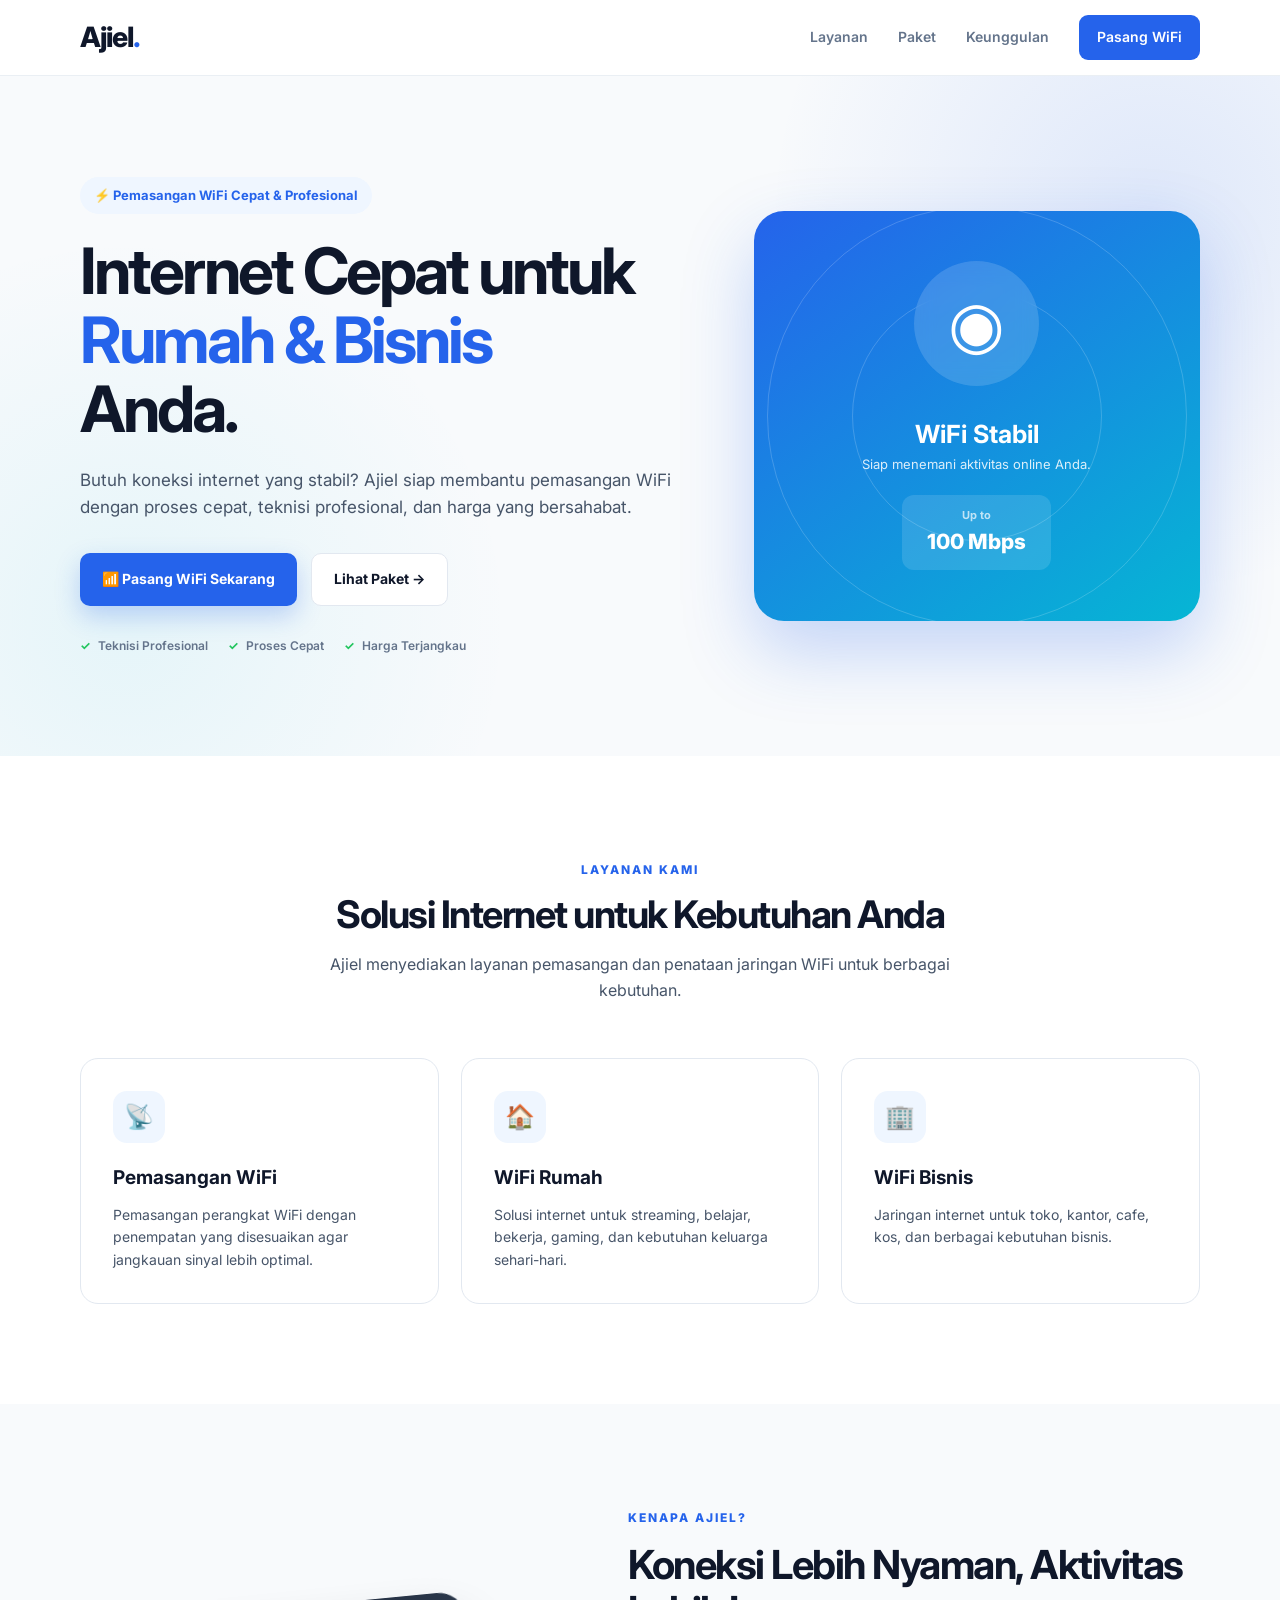
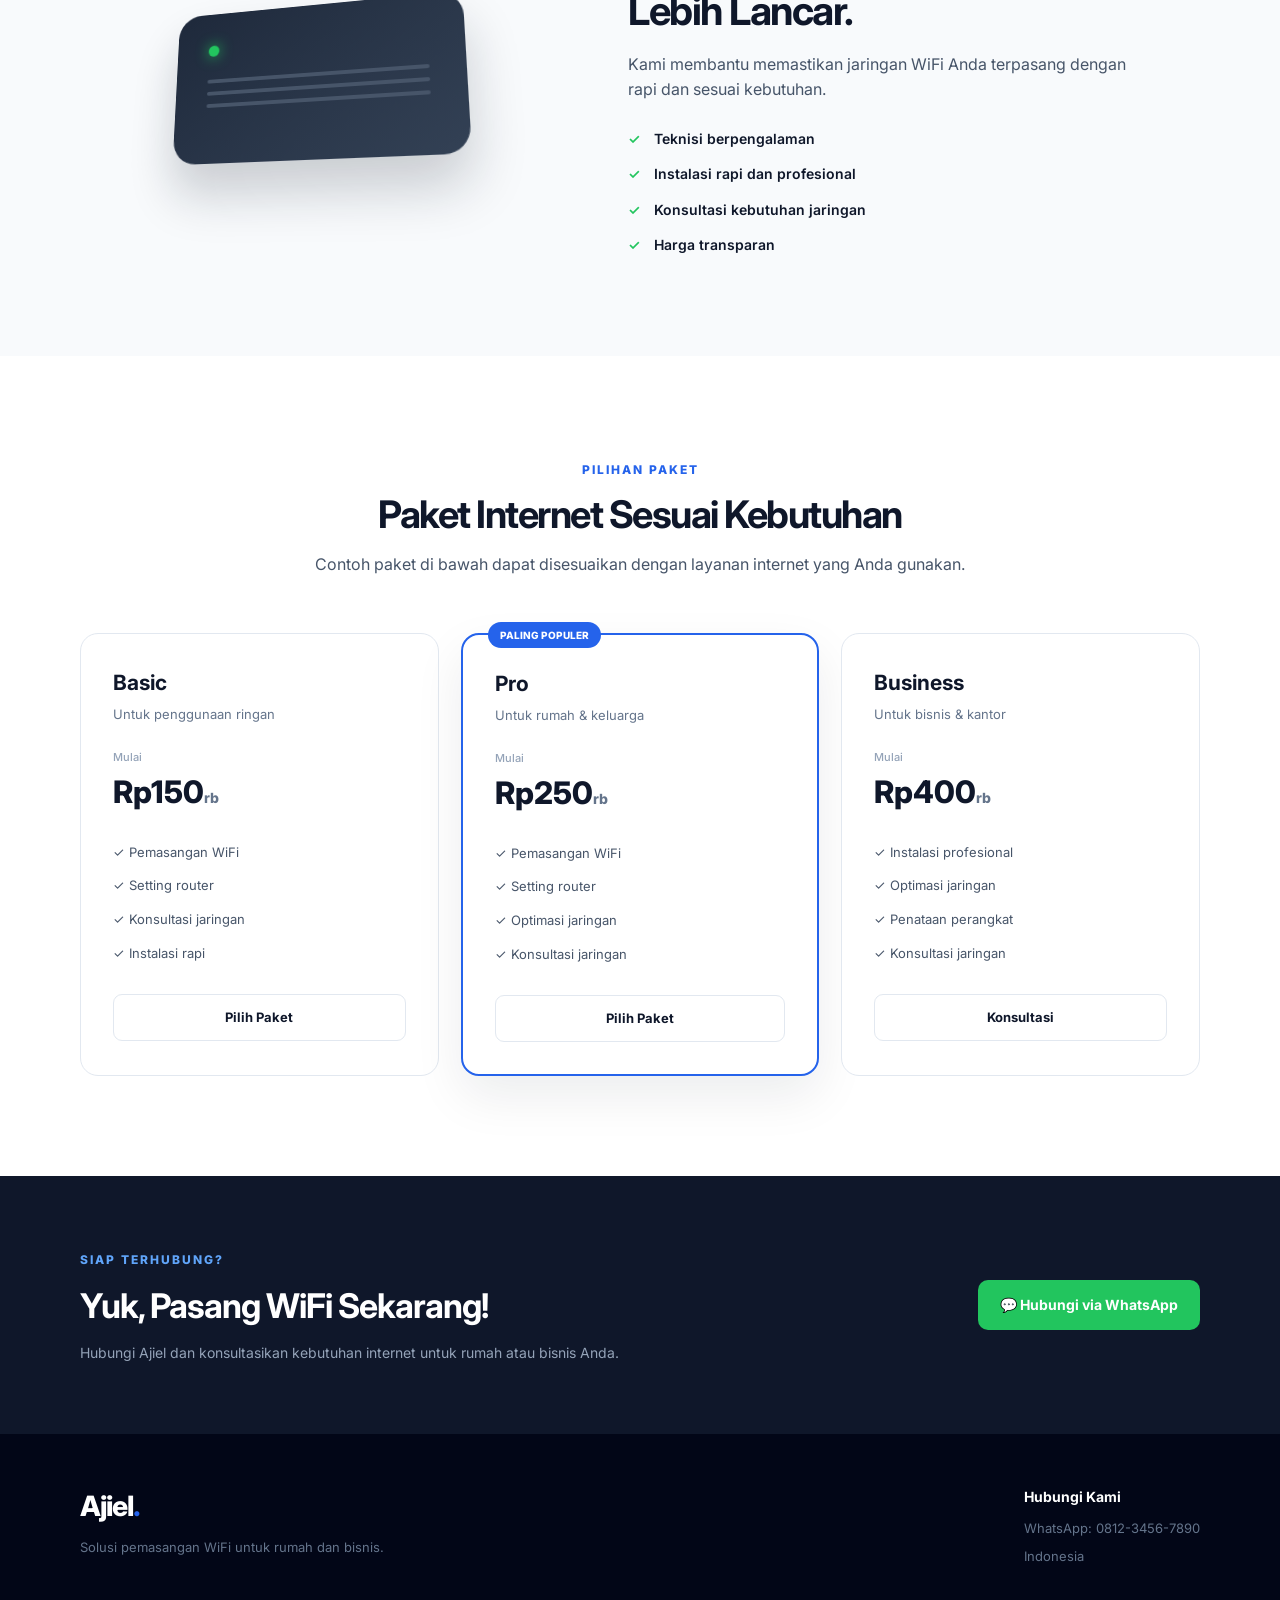
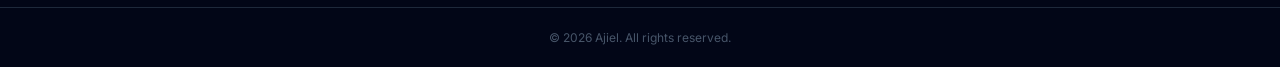
<file: index.html>
<!DOCTYPE html>
<html lang="id">
<head>
  <meta charset="UTF-8">
  <meta name="viewport" content="width=device-width, initial-scale=1.0">
  <meta name="description" content="Ajiel - Jasa pemasangan WiFi cepat, stabil, dan terjangkau.">
  <title>Ajiel — Jasa Pemasangan WiFi</title>
  <link rel="stylesheet" href="style.css">
</head>

<body>

  <!-- Navbar -->
  <header class="navbar">
    <div class="container nav-content">
      <a href="#" class="logo">Ajiel<span>.</span></a>

      <nav>
        <a href="#layanan">Layanan</a>
        <a href="#paket">Paket</a>
        <a href="#keunggulan">Keunggulan</a>
        <a href="#kontak" class="nav-button">Pasang WiFi</a>
      </nav>
    </div>
  </header>

  <!-- Hero -->
  <section class="hero">
    <div class="container hero-content">

      <div class="hero-text">
        <div class="badge">
          ⚡ Pemasangan WiFi Cepat & Profesional
        </div>

        <h1>
          Internet Cepat untuk
          <span>Rumah & Bisnis</span>
          Anda.
        </h1>

        <p>
          Butuh koneksi internet yang stabil? Ajiel siap membantu
          pemasangan WiFi dengan proses cepat, teknisi profesional,
          dan harga yang bersahabat.
        </p>

        <div class="hero-buttons">
          <a href="#kontak" class="button primary">
            📶 Pasang WiFi Sekarang
          </a>

          <a href="#paket" class="button secondary">
            Lihat Paket →
          </a>
        </div>

        <div class="hero-info">
          <div>
            <strong>✓</strong>
            Teknisi Profesional
          </div>

          <div>
            <strong>✓</strong>
            Proses Cepat
          </div>

          <div>
            <strong>✓</strong>
            Harga Terjangkau
          </div>
        </div>
      </div>

      <div class="hero-card">
        <div class="wifi-circle">
          <span>◉</span>
        </div>

        <div class="signal signal-1"></div>
        <div class="signal signal-2"></div>
        <div class="signal signal-3"></div>

        <h3>WiFi Stabil</h3>
        <p>Siap menemani aktivitas online Anda.</p>

        <div class="speed">
          <strong>Up to</strong>
          <span>100 Mbps</span>
        </div>
      </div>

    </div>
  </section>

  <!-- Layanan -->
  <section class="section" id="layanan">
    <div class="container">

      <div class="section-heading">
        <span>LAYANAN KAMI</span>
        <h2>Solusi Internet untuk Kebutuhan Anda</h2>
        <p>
          Ajiel menyediakan layanan pemasangan dan penataan jaringan
          WiFi untuk berbagai kebutuhan.
        </p>
      </div>

      <div class="services">

        <div class="service-card">
          <div class="service-icon">📡</div>
          <h3>Pemasangan WiFi</h3>
          <p>
            Pemasangan perangkat WiFi dengan penempatan yang
            disesuaikan agar jangkauan sinyal lebih optimal.
          </p>
        </div>

        <div class="service-card">
          <div class="service-icon">🏠</div>
          <h3>WiFi Rumah</h3>
          <p>
            Solusi internet untuk streaming, belajar, bekerja,
            gaming, dan kebutuhan keluarga sehari-hari.
          </p>
        </div>

        <div class="service-card">
          <div class="service-icon">🏢</div>
          <h3>WiFi Bisnis</h3>
          <p>
            Jaringan internet untuk toko, kantor, cafe, kos,
            dan berbagai kebutuhan bisnis.
          </p>
        </div>

      </div>
    </div>
  </section>

  <!-- Keunggulan -->
  <section class="section advantage" id="keunggulan">
    <div class="container advantage-content">

      <div class="advantage-visual">
        <div class="router">
          <div class="router-light"></div>
          <div class="router-line"></div>
          <div class="router-line"></div>
          <div class="router-line"></div>
        </div>
      </div>

      <div class="advantage-text">
        <span class="small-title">KENAPA AJIEL?</span>

        <h2>
          Koneksi Lebih Nyaman,
          Aktivitas Lebih Lancar.
        </h2>

        <p>
          Kami membantu memastikan jaringan WiFi Anda terpasang
          dengan rapi dan sesuai kebutuhan.
        </p>

        <div class="check-list">
          <div>
            <span>✓</span>
            Teknisi berpengalaman
          </div>

          <div>
            <span>✓</span>
            Instalasi rapi dan profesional
          </div>

          <div>
            <span>✓</span>
            Konsultasi kebutuhan jaringan
          </div>

          <div>
            <span>✓</span>
            Harga transparan
          </div>
        </div>
      </div>

    </div>
  </section>

  <!-- Paket -->
  <section class="section" id="paket">
    <div class="container">

      <div class="section-heading">
        <span>PILIHAN PAKET</span>
        <h2>Paket Internet Sesuai Kebutuhan</h2>
        <p>
          Contoh paket di bawah dapat disesuaikan dengan layanan
          internet yang Anda gunakan.
        </p>
      </div>

      <div class="packages">

        <div class="package">
          <h3>Basic</h3>
          <p class="package-desc">Untuk penggunaan ringan</p>

          <div class="price">
            <small>Mulai</small>
            Rp150<span>rb</span>
          </div>

          <ul>
            <li>✓ Pemasangan WiFi</li>
            <li>✓ Setting router</li>
            <li>✓ Konsultasi jaringan</li>
            <li>✓ Instalasi rapi</li>
          </ul>

          <a href="#kontak" class="package-button">
            Pilih Paket
          </a>
        </div>

        <div class="package popular">
          <div class="popular-label">PALING POPULER</div>

          <h3>Pro</h3>
          <p class="package-desc">Untuk rumah & keluarga</p>

          <div class="price">
            <small>Mulai</small>
            Rp250<span>rb</span>
          </div>

          <ul>
            <li>✓ Pemasangan WiFi</li>
            <li>✓ Setting router</li>
            <li>✓ Optimasi jaringan</li>
            <li>✓ Konsultasi jaringan</li>
          </ul>

          <a href="#kontak" class="package-button">
            Pilih Paket
          </a>
        </div>

        <div class="package">
          <h3>Business</h3>
          <p class="package-desc">Untuk bisnis & kantor</p>

          <div class="price">
            <small>Mulai</small>
            Rp400<span>rb</span>
          </div>

          <ul>
            <li>✓ Instalasi profesional</li>
            <li>✓ Optimasi jaringan</li>
            <li>✓ Penataan perangkat</li>
            <li>✓ Konsultasi jaringan</li>
          </ul>

          <a href="#kontak" class="package-button">
            Konsultasi
          </a>
        </div>

      </div>
    </div>
  </section>

  <!-- CTA -->
  <section class="cta" id="kontak">
    <div class="container cta-content">

      <div>
        <span>SIAP TERHUBUNG?</span>
        <h2>Yuk, Pasang WiFi Sekarang!</h2>
        <p>
          Hubungi Ajiel dan konsultasikan kebutuhan internet
          untuk rumah atau bisnis Anda.
        </p>
      </div>

      <!-- GANTI NOMOR WHATSAPP DI LINK INI -->
      <a
        href="https://wa.me/6281234567890"
        class="button whatsapp"
        target="_blank"
      >
        💬 Hubungi via WhatsApp
      </a>

    </div>
  </section>

  <!-- Footer -->
  <footer>
    <div class="container footer-content">

      <div>
        <a href="#" class="logo">Ajiel<span>.</span></a>
        <p>
          Solusi pemasangan WiFi untuk rumah dan bisnis.
        </p>
      </div>

      <div class="footer-contact">
        <strong>Hubungi Kami</strong>
        <p>WhatsApp: 0812-3456-7890</p>
        <p>Indonesia</p>
      </div>

    </div>

    <div class="copyright">
      © 2026 Ajiel. All rights reserved.
    </div>
  </footer>

</body>
</html>
</file>
<file: style.css>
@import url('https://fonts.googleapis.com/css2?family=Inter:wght@400;500;600;700;800&display=swap');

:root {
  --primary: #2563eb;
  --primary-dark: #1d4ed8;
  --secondary: #06b6d4;
  --dark: #0f172a;
  --text: #475569;
  --light: #f8fafc;
  --white: #ffffff;
  --border: #e2e8f0;
  --shadow: 0 20px 50px rgba(15, 23, 42, 0.08);
}

* {
  margin: 0;
  padding: 0;
  box-sizing: border-box;
}

html {
  scroll-behavior: smooth;
}

body {
  font-family: 'Inter', sans-serif;
  color: var(--dark);
  background: var(--white);
  line-height: 1.6;
}

a {
  text-decoration: none;
  color: inherit;
}

.container {
  width: min(1120px, 90%);
  margin: auto;
}

/* NAVBAR */

.navbar {
  height: 76px;
  display: flex;
  align-items: center;
  background: rgba(255, 255, 255, 0.92);
  border-bottom: 1px solid rgba(226, 232, 240, 0.7);
  position: sticky;
  top: 0;
  z-index: 100;
  backdrop-filter: blur(12px);
}

.nav-content {
  display: flex;
  align-items: center;
  justify-content: space-between;
}

.logo {
  font-size: 28px;
  font-weight: 800;
  letter-spacing: -1px;
}

.logo span {
  color: var(--primary);
}

nav {
  display: flex;
  align-items: center;
  gap: 30px;
}

nav a {
  color: #64748b;
  font-size: 14px;
  font-weight: 600;
  transition: 0.3s;
}

nav a:hover {
  color: var(--primary);
}

.nav-button {
  color: white !important;
  background: var(--primary);
  padding: 11px 18px;
  border-radius: 9px;
}

.nav-button:hover {
  background: var(--primary-dark);
}

/* HERO */

.hero {
  min-height: 680px;
  display: flex;
  align-items: center;
  background:
    radial-gradient(circle at 90% 20%, rgba(37, 99, 235, 0.12), transparent 30%),
    radial-gradient(circle at 10% 80%, rgba(6, 182, 212, 0.08), transparent 30%),
    #f8fafc;
  overflow: hidden;
}

.hero-content {
  display: grid;
  grid-template-columns: 1.15fr 0.85fr;
  gap: 70px;
  align-items: center;
}

.badge {
  display: inline-block;
  padding: 8px 14px;
  border-radius: 50px;
  background: #eff6ff;
  color: var(--primary);
  font-size: 13px;
  font-weight: 700;
  margin-bottom: 22px;
}

.hero h1 {
  font-size: clamp(42px, 5vw, 66px);
  line-height: 1.08;
  letter-spacing: -3px;
  max-width: 680px;
}

.hero h1 span {
  display: block;
  color: var(--primary);
}

.hero-text > p {
  color: var(--text);
  max-width: 600px;
  margin-top: 24px;
  font-size: 17px;
}

.hero-buttons {
  display: flex;
  gap: 14px;
  margin-top: 32px;
  flex-wrap: wrap;
}

.button {
  display: inline-flex;
  align-items: center;
  justify-content: center;
  padding: 14px 22px;
  border-radius: 10px;
  font-weight: 700;
  font-size: 14px;
  transition: 0.3s;
}

.primary {
  color: white;
  background: var(--primary);
  box-shadow: 0 10px 25px rgba(37, 99, 235, 0.25);
}

.primary:hover {
  background: var(--primary-dark);
  transform: translateY(-2px);
}

.secondary {
  color: var(--dark);
  background: white;
  border: 1px solid var(--border);
}

.secondary:hover {
  border-color: var(--primary);
  color: var(--primary);
}

.hero-info {
  display: flex;
  gap: 20px;
  margin-top: 30px;
  flex-wrap: wrap;
}

.hero-info div {
  color: #64748b;
  font-size: 12px;
  font-weight: 600;
}

.hero-info strong {
  color: #22c55e;
  margin-right: 4px;
}

/* HERO CARD */

.hero-card {
  position: relative;
  height: 410px;
  border-radius: 30px;
  background: linear-gradient(145deg, #2563eb, #06b6d4);
  display: flex;
  flex-direction: column;
  justify-content: center;
  align-items: center;
  color: white;
  overflow: hidden;
  box-shadow: 0 30px 70px rgba(37, 99, 235, 0.25);
}

.wifi-circle {
  width: 125px;
  height: 125px;
  border-radius: 50%;
  background: rgba(255, 255, 255, 0.15);
  display: flex;
  align-items: center;
  justify-content: center;
  font-size: 65px;
  z-index: 2;
  backdrop-filter: blur(10px);
}

.hero-card h3 {
  font-size: 25px;
  margin-top: 28px;
  z-index: 2;
}

.hero-card p {
  opacity: 0.85;
  font-size: 13px;
  z-index: 2;
}

.speed {
  display: flex;
  flex-direction: column;
  align-items: center;
  margin-top: 20px;
  padding: 12px 25px;
  border-radius: 12px;
  background: rgba(255, 255, 255, 0.12);
  z-index: 2;
}

.speed strong {
  font-size: 11px;
  opacity: 0.7;
}

.speed span {
  font-size: 21px;
  font-weight: 800;
}

.signal {
  position: absolute;
  border: 1px solid rgba(255, 255, 255, 0.18);
  border-radius: 50%;
}

.signal-1 {
  width: 250px;
  height: 250px;
}

.signal-2 {
  width: 420px;
  height: 420px;
}

.signal-3 {
  width: 600px;
  height: 600px;
}

/* SECTION */

.section {
  padding: 100px 0;
}

.section-heading {
  text-align: center;
  max-width: 650px;
  margin: 0 auto 55px;
}

.section-heading > span,
.small-title,
.cta span {
  color: var(--primary);
  font-size: 12px;
  font-weight: 800;
  letter-spacing: 2px;
}

.section-heading h2 {
  font-size: 38px;
  line-height: 1.2;
  letter-spacing: -1.5px;
  margin: 10px 0 15px;
}

.section-heading p {
  color: var(--text);
}

/* SERVICES */

.services {
  display: grid;
  grid-template-columns: repeat(3, 1fr);
  gap: 22px;
}

.service-card {
  padding: 32px;
  border: 1px solid var(--border);
  border-radius: 18px;
  transition: 0.3s;
}

.service-card:hover {
  transform: translateY(-6px);
  box-shadow: var(--shadow);
  border-color: #bfdbfe;
}

.service-icon {
  width: 52px;
  height: 52px;
  display: flex;
  align-items: center;
  justify-content: center;
  border-radius: 14px;
  background: #eff6ff;
  font-size: 24px;
  margin-bottom: 20px;
}

.service-card h3 {
  font-size: 19px;
  margin-bottom: 10px;
}

.service-card p {
  color: var(--text);
  font-size: 14px;
}

/* ADVANTAGE */

.advantage {
  background: #f8fafc;
}

.advantage-content {
  display: grid;
  grid-template-columns: 0.9fr 1.1fr;
  gap: 80px;
  align-items: center;
}

.advantage-visual {
  min-height: 350px;
  display: flex;
  justify-content: center;
  align-items: center;
}

.router {
  width: 300px;
  height: 160px;
  background: linear-gradient(145deg, #1e293b, #334155);
  border-radius: 25px;
  box-shadow: 0 30px 50px rgba(15, 23, 42, 0.2);
  padding: 35px;
  transform: perspective(700px) rotateX(15deg) rotateY(-15deg);
}

.router-light {
  width: 12px;
  height: 12px;
  background: #22c55e;
  border-radius: 50%;
  box-shadow: 0 0 15px #22c55e;
  margin-bottom: 25px;
}

.router-line {
  width: 100%;
  height: 4px;
  background: #475569;
  margin: 9px 0;
  border-radius: 5px;
}

.advantage-text h2 {
  font-size: 40px;
  line-height: 1.15;
  letter-spacing: -1.5px;
  margin: 12px 0 18px;
}

.advantage-text > p {
  color: var(--text);
  max-width: 520px;
}

.check-list {
  margin-top: 25px;
  display: grid;
  gap: 13px;
}

.check-list div {
  font-size: 14px;
  font-weight: 600;
}

.check-list span {
  color: #22c55e;
  margin-right: 10px;
}

/* PACKAGES */

.packages {
  display: grid;
  grid-template-columns: repeat(3, 1fr);
  gap: 22px;
  align-items: stretch;
}

.package {
  position: relative;
  padding: 32px;
  border: 1px solid var(--border);
  border-radius: 18px;
  background: white;
}

.package.popular {
  border: 2px solid var(--primary);
  box-shadow: var(--shadow);
}

.popular-label {
  position: absolute;
  top: -13px;
  left: 25px;
  padding: 5px 12px;
  border-radius: 50px;
  background: var(--primary);
  color: white;
  font-size: 10px;
  font-weight: 800;
}

.package h3 {
  font-size: 21px;
}

.package-desc {
  color: #64748b;
  font-size: 13px;
  margin-top: 4px;
}

.price {
  font-size: 31px;
  font-weight: 800;
  margin: 25px 0;
}

.price small {
  display: block;
  color: #94a3b8;
  font-size: 11px;
  font-weight: 500;
}

.price span {
  font-size: 14px;
  color: #64748b;
}

.package ul {
  list-style: none;
  display: grid;
  gap: 13px;
  margin-bottom: 30px;
}

.package li {
  color: #475569;
  font-size: 13px;
}

.package-button {
  display: block;
  text-align: center;
  padding: 12px;
  border: 1px solid var(--border);
  border-radius: 9px;
  font-size: 13px;
  font-weight: 700;
  transition: 0.3s;
}

.package-button:hover {
  background: var(--primary);
  color: white;
  border-color: var(--primary);
}

/* CTA */

.cta {
  padding: 70px 0;
  background: var(--dark);
  color: white;
}

.cta-content {
  display: flex;
  align-items: center;
  justify-content: space-between;
  gap: 30px;
}

.cta span {
  color: #60a5fa;
}

.cta h2 {
  font-size: 34px;
  margin: 8px 0;
  letter-spacing: -1px;
}

.cta p {
  color: #94a3b8;
  font-size: 14px;
}

.whatsapp {
  background: #22c55e;
  color: white;
  white-space: nowrap;
}

.whatsapp:hover {
  background: #16a34a;
  transform: translateY(-2px);
}

/* FOOTER */

footer {
  background: #020617;
  color: white;
  padding-top: 50px;
}

.footer-content {
  display: flex;
  justify-content: space-between;
  gap: 40px;
  padding-bottom: 40px;
}

.footer-content p {
  color: #64748b;
  font-size: 13px;
  margin-top: 8px;
}

.footer-contact strong {
  font-size: 14px;
}

.copyright {
  border-top: 1px solid #1e293b;
  text-align: center;
  padding: 20px;
  color: #475569;
  font-size: 12px;
}

/* RESPONSIVE */

@media (max-width: 850px) {

  nav a:not(.nav-button) {
    display: none;
  }

  .hero {
    padding: 70px 0;
  }

  .hero-content {
    grid-template-columns: 1fr;
    gap: 50px;
  }

  .hero-card {
    height: 350px;
  }

  .services,
  .packages {
    grid-template-columns: 1fr;
  }

  .advantage-content {
    grid-template-columns: 1fr;
    gap: 30px;
  }

  .advantage-visual {
    min-height: 250px;
  }

  .advantage-text h2 {
    font-size: 34px;
  }

  .cta-content {
    flex-direction: column;
    align-items: flex-start;
  }
}

@media (max-width: 500px) {

  .navbar {
    height: 68px;
  }

  .logo {
    font-size: 24px;
  }

  .nav-button {
    padding: 9px 13px;
    font-size: 12px !important;
  }

  .hero h1 {
    font-size: 42px;
    letter-spacing: -2px;
  }

  .hero-text > p {
    font-size: 15px;
  }

  .hero-buttons {
    flex-direction: column;
  }

  .button {
    width: 100%;
  }

  .section {
    padding: 70px 0;
  }

  .section-heading h2 {
    font-size: 30px;
  }

  .hero-card {
    height: 320px;
  }

  .router {
    width: 250px;
  }

  .cta h2 {
    font-size: 28px;
  }

  .footer-content {
    flex-direction: column;
  }
}
</file>
